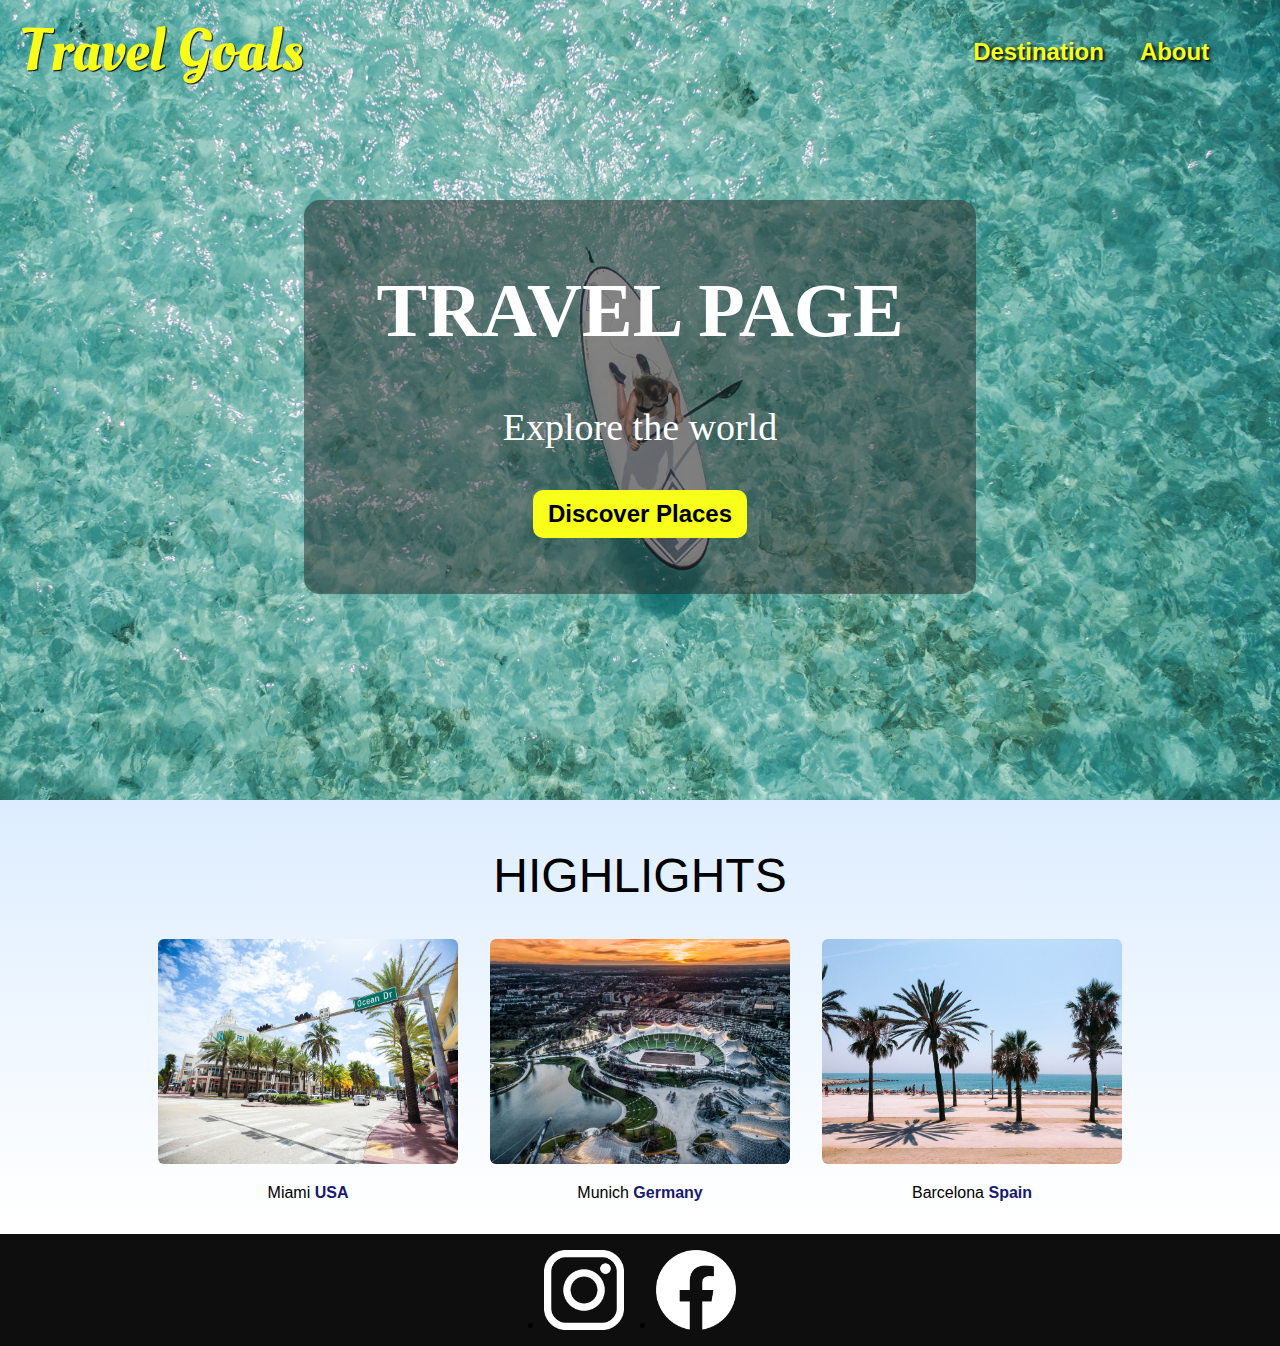
<file: index.html>
<!DOCTYPE html>
<html lang="en">
<head>
    <meta charset="UTF-8">
    <title>Title</title>

    <link rel="stylesheet" href="styles.css">
    <link rel="stylesheet" href="shared.css">
    <link
            href="https://fonts.googleapis.com/css2?family=Raleway:wght@700&family=Oleo+Script:wght@700&family=Quicksand:wght@300;500;700&display=swap"
            rel="stylesheet"
    />
</head>

<body>
    <header>
        <span class="logo"><a href="index.html">Travel Goals</a></span>
        <nav style="margin: auto 0; padding-right: 48px">
            <ul>
                <li><a href="places.html">Destination</a></li>
                <li><a href="">About</a></li>
            </ul>
        </nav>
    </header>

    <section class="body">
        <div class="discover" style="margin: auto">
            <h1>TRAVEL PAGE</h1>
            <p>Explore the world</p>
            <button class="button-32">Discover Places</button>
        </div>
    </section>

    <section class="highlights">
        <div>
            <h2>HIGHLIGHTS</h2>
        </div>
        <ul id="destinations">
            <li class="destination">
                <img src="/images/places/miami.jpg" alt="Miami streets">
                <p>Miami <strong>USA</strong></p>
            </li>
            <li class="destination">
                <img src="/images/places/munich.jpg" alt="Munich stadium">
                <p>Munich <strong>Germany</strong></p>
            </li>
            <li class="destination">
                <img src="/images/places/barcelona.jpg" alt="Barcelona beach with trees">
                <p>Barcelona <strong>Spain</strong></p>
            </li>
        </ul>
    </section>
    <footer>
        <ul>
            <li>
                <a href="https://www.instagram.com">
                    <img src="/images/icons/insta.png" alt="Instagram logo">
                </a>
            </li>
            <li>
                <a href="https://www.facebook.com">
                    <img src="/images/icons/facebook.png" alt="Facebook logo">
                </a>
            </li>
        </ul>
    </footer>
</body>
</html>
</file>
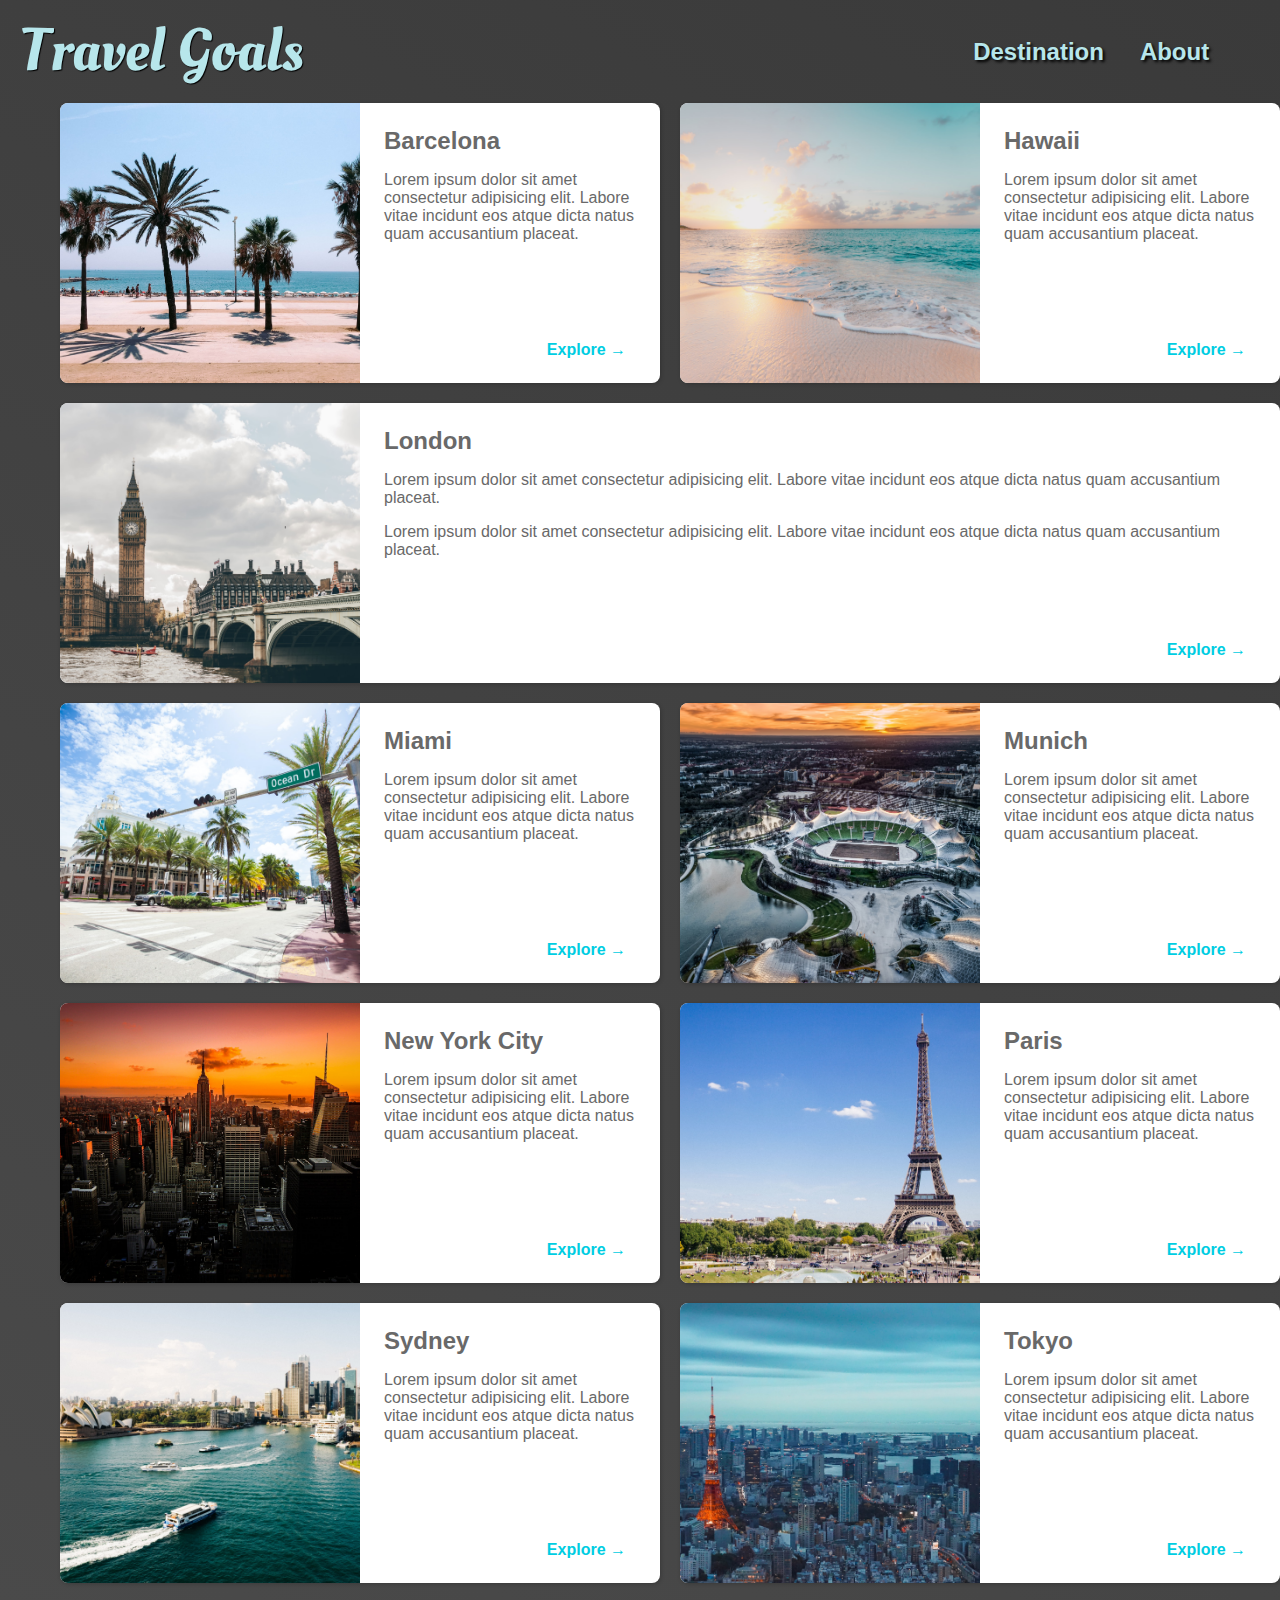
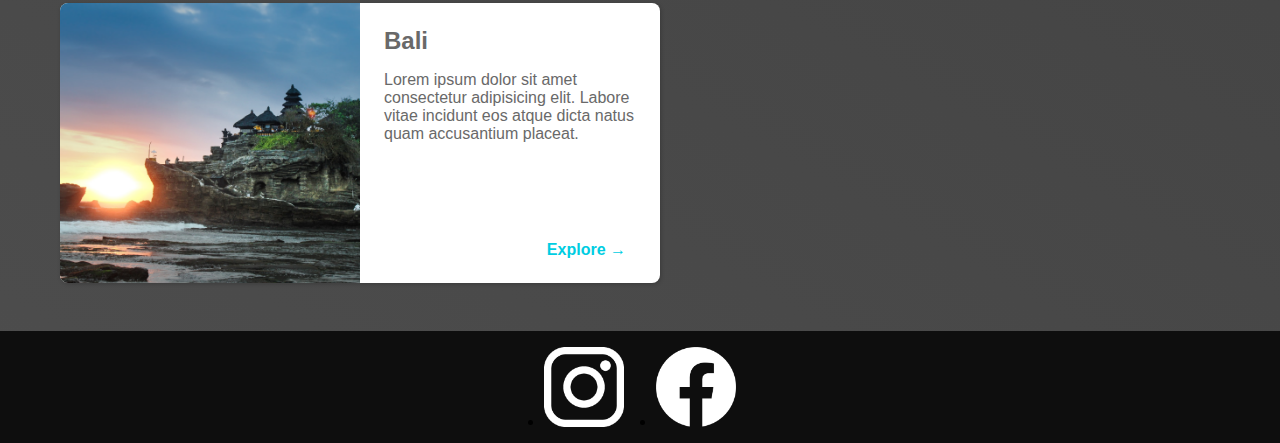
<file: places.html>
<!DOCTYPE html>
<html lang="en">
<head>
    <meta charset="UTF-8">
    <title>Title</title>

    <link rel="stylesheet" href="shared.css">
    <link rel="stylesheet" href="places.css">
    <link
            href="https://fonts.googleapis.com/css2?family=Raleway:wght@700&family=Oleo+Script:wght@700&family=Quicksand:wght@300;500;700&display=swap"
            rel="stylesheet"
    />
</head>
<body>
    <header>
        <span class="logo"><a href="index.html">Travel Goals</a></span>
        <nav style="margin: auto 0; padding-right: 48px">
            <ul>
                <li><a href="places.html">Destination</a></li>
                <li><a href="">About</a></li>
            </ul>
        </nav>
    </header>

    <main>
        <ul>
            <li>
                <img src="images/places/barcelona.jpg" alt="City of Barcelona" />
                <div class="item-content">
                    <div>
                        <h2>Barcelona</h2>
                        <p>
                            Lorem ipsum dolor sit amet consectetur adipisicing elit. Labore
                            vitae incidunt eos atque dicta natus quam accusantium placeat.
                        </p>
                    </div>
                    <div class="actions">
                        <a href="https://en.wikipedia.org/wiki/Barcelona">Explore &#x2192</a>
                    </div>
                </div>
            </li>
            <li>
                <img src="images/places/hawaii.jpg" alt="Hawaii beach" />
                <div class="item-content">
                    <div>
                        <h2>Hawaii</h2>
                        <p>
                            Lorem ipsum dolor sit amet consectetur adipisicing elit. Labore
                            vitae incidunt eos atque dicta natus quam accusantium placeat.
                        </p>
                    </div>
                    <div class="actions">
                        <a href="https://en.wikipedia.org/wiki/Hawaii">Explore &#x2192</a>
                    </div>
                </div>
            </li>
            <li>
                <img src="images/places/london.jpg" alt="London city" />
                <div class="item-content">
                    <div>
                        <h2>London</h2>
                        <p>
                            Lorem ipsum dolor sit amet consectetur adipisicing elit. Labore
                            vitae incidunt eos atque dicta natus quam accusantium placeat.
                        </p>
                        <p>
                            Lorem ipsum dolor sit amet consectetur adipisicing elit. Labore
                            vitae incidunt eos atque dicta natus quam accusantium placeat.
                        </p>
                    </div>
                    <div class="actions">
                        <a href="https://en.wikipedia.org/wiki/London">Explore &#x2192</a>
                    </div>
                </div>
            </li>
            <li>
                <img src="images/places/miami.jpg" alt="Miami streets" />
                <div class="item-content">
                    <div>
                        <h2>Miami</h2>
                        <p>
                            Lorem ipsum dolor sit amet consectetur adipisicing elit. Labore
                            vitae incidunt eos atque dicta natus quam accusantium placeat.
                        </p>
                    </div>
                    <div class="actions">
                        <a href="https://en.wikipedia.org/wiki/Miami">Explore &#x2192</a>
                    </div>
                </div>
            </li>
            <li>
                <img src="images/places/munich.jpg" alt="Munich football stadium" />
                <div class="item-content">
                    <div>
                        <h2>Munich</h2>
                        <p>
                            Lorem ipsum dolor sit amet consectetur adipisicing elit. Labore
                            vitae incidunt eos atque dicta natus quam accusantium placeat.
                        </p>
                    </div>
                    <div class="actions">
                        <a href="https://en.wikipedia.org/wiki/Munich">Explore &#x2192</a>
                    </div>
                </div>
            </li>
            <li>
                <img src="images/places/new-york-city.jpg" alt="New York City skyline" />
                <div class="item-content">
                    <div>
                        <h2>New York City</h2>
                        <p>
                            Lorem ipsum dolor sit amet consectetur adipisicing elit. Labore
                            vitae incidunt eos atque dicta natus quam accusantium placeat.
                        </p>
                    </div>
                    <div class="actions">
                        <a href="https://en.wikipedia.org/wiki/New_York_City"
                        >Explore &#x2192</a
                        >
                    </div>
                </div>
            </li>
            <li>
                <img src="images/places/paris.jpg" alt="Paris city" />
                <div class="item-content">
                    <div>
                        <h2>Paris</h2>
                        <p>
                            Lorem ipsum dolor sit amet consectetur adipisicing elit. Labore
                            vitae incidunt eos atque dicta natus quam accusantium placeat.
                        </p>
                    </div>
                    <div class="actions">
                        <a href="https://en.wikipedia.org/wiki/Paris">Explore &#x2192</a>
                    </div>
                </div>
            </li>
            <li>
                <img src="images/places/sydney.jpg" alt="Sydney beach" />
                <div class="item-content">
                    <div>
                        <h2>Sydney</h2>
                        <p>
                            Lorem ipsum dolor sit amet consectetur adipisicing elit. Labore
                            vitae incidunt eos atque dicta natus quam accusantium placeat.
                        </p>
                    </div>
                    <div class="actions">
                        <a href="https://en.wikipedia.org/wiki/Sydney">Explore &#x2192</a>
                    </div>
                </div>
            </li>
            <li>
                <img src="images/places/tokyo.jpg" alt="Tokyo skyline" />
                <div class="item-content">
                    <div>
                        <h2>Tokyo</h2>
                        <p>
                            Lorem ipsum dolor sit amet consectetur adipisicing elit. Labore
                            vitae incidunt eos atque dicta natus quam accusantium placeat.
                        </p>
                    </div>
                    <div class="actions">
                        <a href="https://en.wikipedia.org/wiki/Tokyo">Explore &#x2192</a>
                    </div>
                </div>
            </li>
            <li>
                <img src="images/places/bali.jpg" alt="Bali beach" />
                <div class="item-content">
                    <div>
                        <h2>Bali</h2>
                        <p>
                            Lorem ipsum dolor sit amet consectetur adipisicing elit. Labore
                            vitae incidunt eos atque dicta natus quam accusantium placeat.
                        </p>
                    </div>
                    <div class="actions">
                        <a href="https://en.wikipedia.org/wiki/Bali">Explore &#x2192</a>
                    </div>
                </div>
            </li>
        </ul>
    </main>

    <footer>
        <ul>
            <li>
                <a href="https://www.instagram.com">
                    <img src="/images/icons/insta.png" alt="Instagram logo">
                </a>
            </li>
            <li>
                <a href="https://www.facebook.com">
                    <img src="/images/icons/facebook.png" alt="Facebook logo">
                </a>
            </li>
        </ul>
    </footer>

</body>
</html>
</file>
<file: styles.css>
body {
    margin: 0;
}
.body {
    height: 800px;
    background-image: url("images/places/ocean.jpg");
    background-position: center;
    background-size: cover;
}

.discover {
    font-size: 38px;
    color: white;
    text-align: center;
    width: 50%;
    background-color: rgba(38, 38, 38, 0.5);
    position: relative;
    top: 200px;
    border-radius: 16px;
    padding: 16px;
}

.highlights {
    margin: 0;
    background: linear-gradient(0deg, rgb(255,255,255), #ddedff) ;
    text-align: center;
}
.highlights h2 {
    font-family: sans-serif;
    font-size: 48px;
    font-weight: lighter;

    margin: 0;
    padding-top: 48px;
    padding-bottom: 20px
}

#destinations {
    padding-left: 0;
    list-style-type: none;
    justify-content: center;
    list-style-position: inside;
    display: flex;
    gap: 32px;

    font-family: sans-serif;
    font-size: 16px;
}

.destination img {
    height: 225px;
    width: 300px;
    border-radius: 6px;
    object-fit: cover;
}

.destination strong {
    color: midnightblue;
}

/* CSS */
.button-32 {
    background-color: #f7ff1a;
    border-radius: 10px;
    color: #000;
    cursor: pointer;
    font-weight: bold;
    padding: 10px 15px;
    text-align: center;
    transition: 200ms;
    box-sizing: border-box;
    border: 0;
    user-select: none;
    -webkit-user-select: none;
    touch-action: manipulation;
    font-size: 24px;
    margin-bottom: 40px;
}

.button-32:not(:disabled):hover,
.button-32:not(:disabled):focus {
    outline: 0;
    background: #f7ff1a;
    box-shadow: 0 0 0 2px rgba(0,0,0,.2), 0 3px 8px 0 rgba(0,0,0,.15);
}

.button-32:disabled {
    filter: saturate(0.2) opacity(0.5);
    -webkit-filter: saturate(0.2) opacity(0.5);
    cursor: not-allowed;
}
</file>
<file: shared.css>
header {
    width: 99vw;
    position: absolute;
    top: 0;
    left: 0;

    /*background-color: white;*/
    display: flex;
    justify-content: space-between;
    margin: 0;
}
header ul {
    margin: auto;
    display: flex;
    list-style-type: none;
    gap: 16px
}

header a {
    padding: 10px;
    text-decoration: none;
    color: #f7ff1a;
}

header nav a:hover {
    color: black;
    background-color: #f7ff1a;
    border-radius: 12px;
    text-shadow: none;
}

nav {
    padding-right: 0;
}

nav a {
    font-weight: bold;
    font-size: 24px;
    font-family: sans-serif;
    text-shadow: 2px 2px 3px black;
}

.logo {
    padding: 10px 10px;
    font-family: "Oleo Script", "sans-serif";
    color: #f7ff1a;
    font-size: 60px;
    text-shadow: 1px 1px 1px black;
}

footer {
    background-color: #0e0e0e;
    margin: 0;
}

footer ul {
    display: flex;
    justify-content: center;
    gap: 32px;
    margin: 0;
    padding: 16px;
}

footer li {
    width: 80px;
    height: 80px;
}

footer img {
    width: 100%;
    height: 100%;
}
</file>
<file: places.css>
body {
    background: linear-gradient(30deg, rgb(77,77,77), rgb(58,58,58));
    margin: 0;
}

header {
    position: static;
}

header a, .logo a {
    color: rgb(183, 230, 235);
}

header nav a:hover {
    color: black;
    background-color: rgb(183, 230, 235);
}

main ul {
    width: 1200px;
    margin: 0 auto 48px auto;

    display: grid;
    grid-template-columns: 1fr 1fr;
    gap: 20px 20px;
}

main li {
    display: flex;

    background-color: white;

    box-shadow: 1px 1px 4px rgba(0,0,0,0.2);
    border-radius: 8px;

    overflow: hidden;
    width: 600px;
}

main li:nth-of-type(3) {
    grid-column: 1 / 3;
    width: 100%;
}

main li img {
    width: 300px;
    height: 280px;
    object-fit: cover;
}

.item-content {
    font-family: sans-serif;
    display: flex;
    flex-direction: column;
    justify-content: space-between;

    color: dimgrey;
    padding: 24px;
}

.item-content h2 {
    margin: 0;
}

.actions {
    text-align: right;
}

.actions a {
    font-family: sans-serif;
    text-decoration: none;
    font-weight: bold;
    color: rgb(0, 205, 226);
    padding: 10px
}
.actions a:hover {
    background-color: rgb(235, 253, 255);
    border-radius: 6px;
}
</file>
